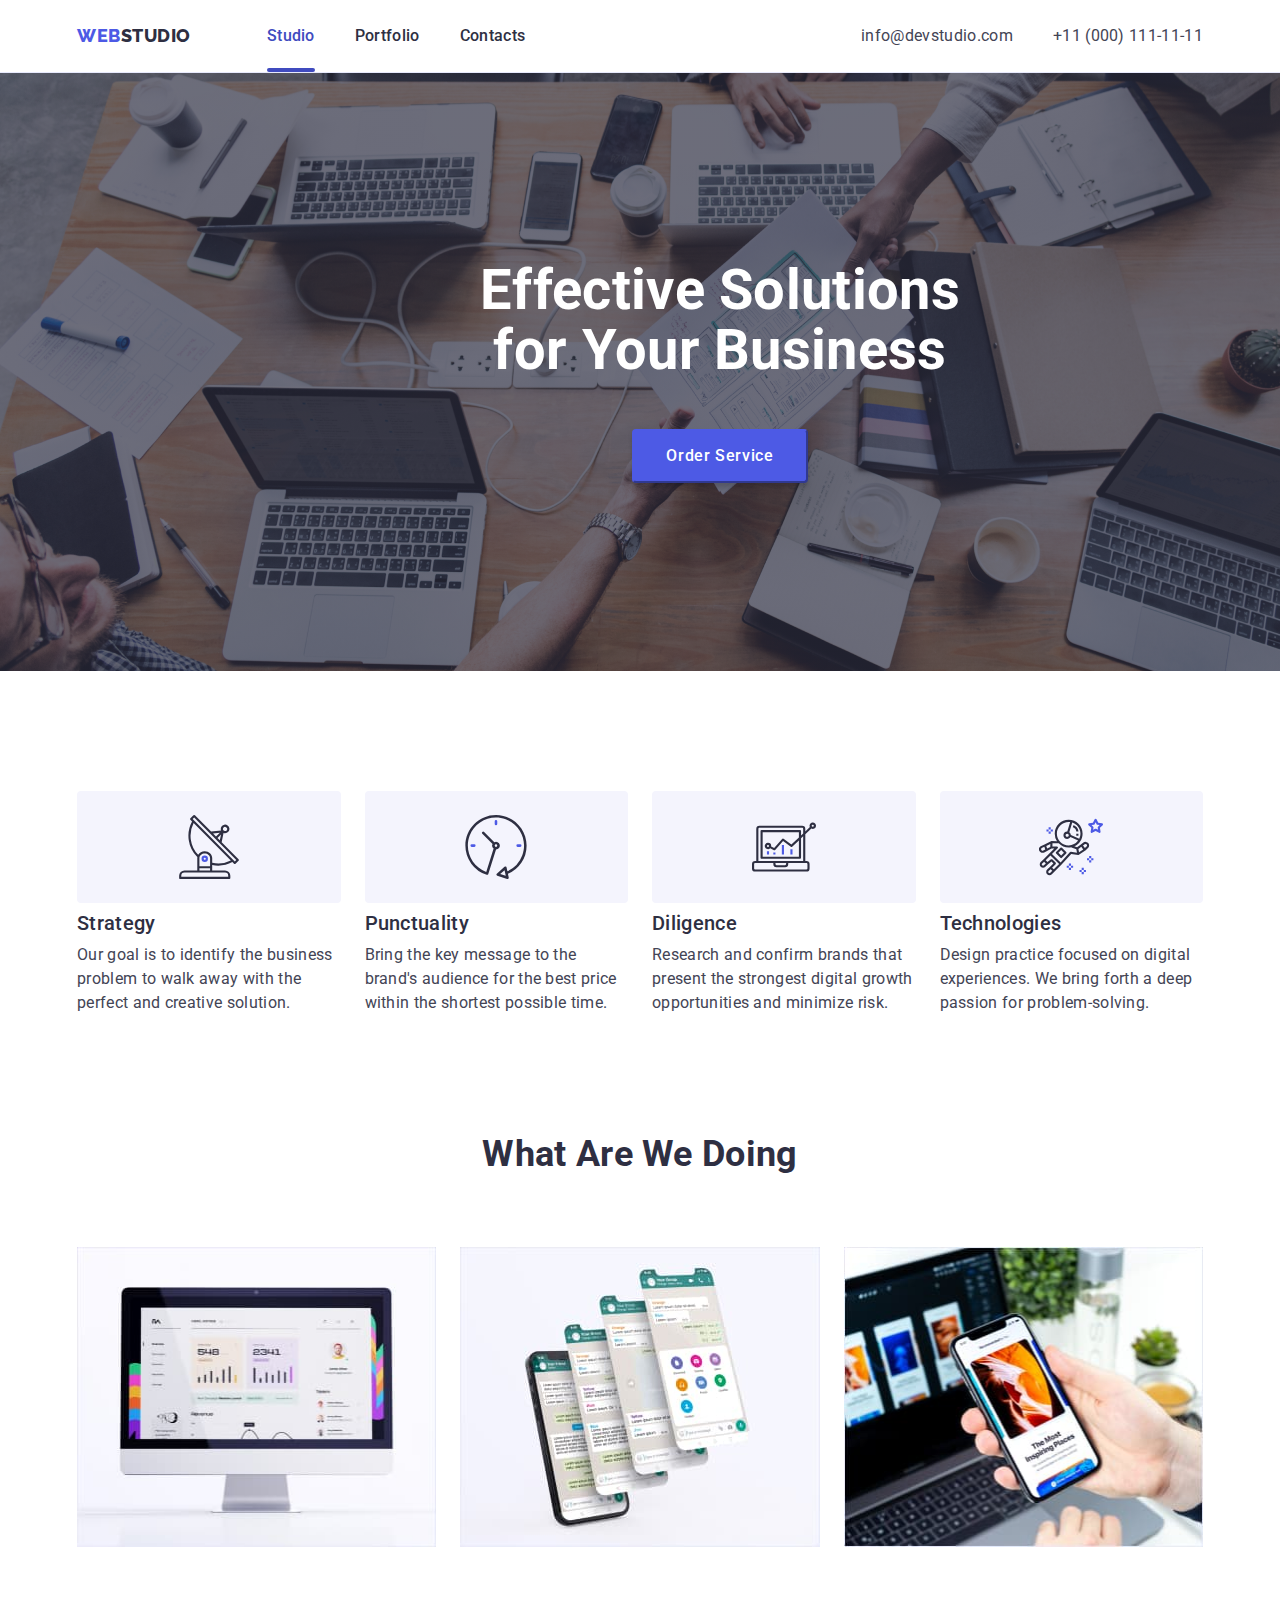
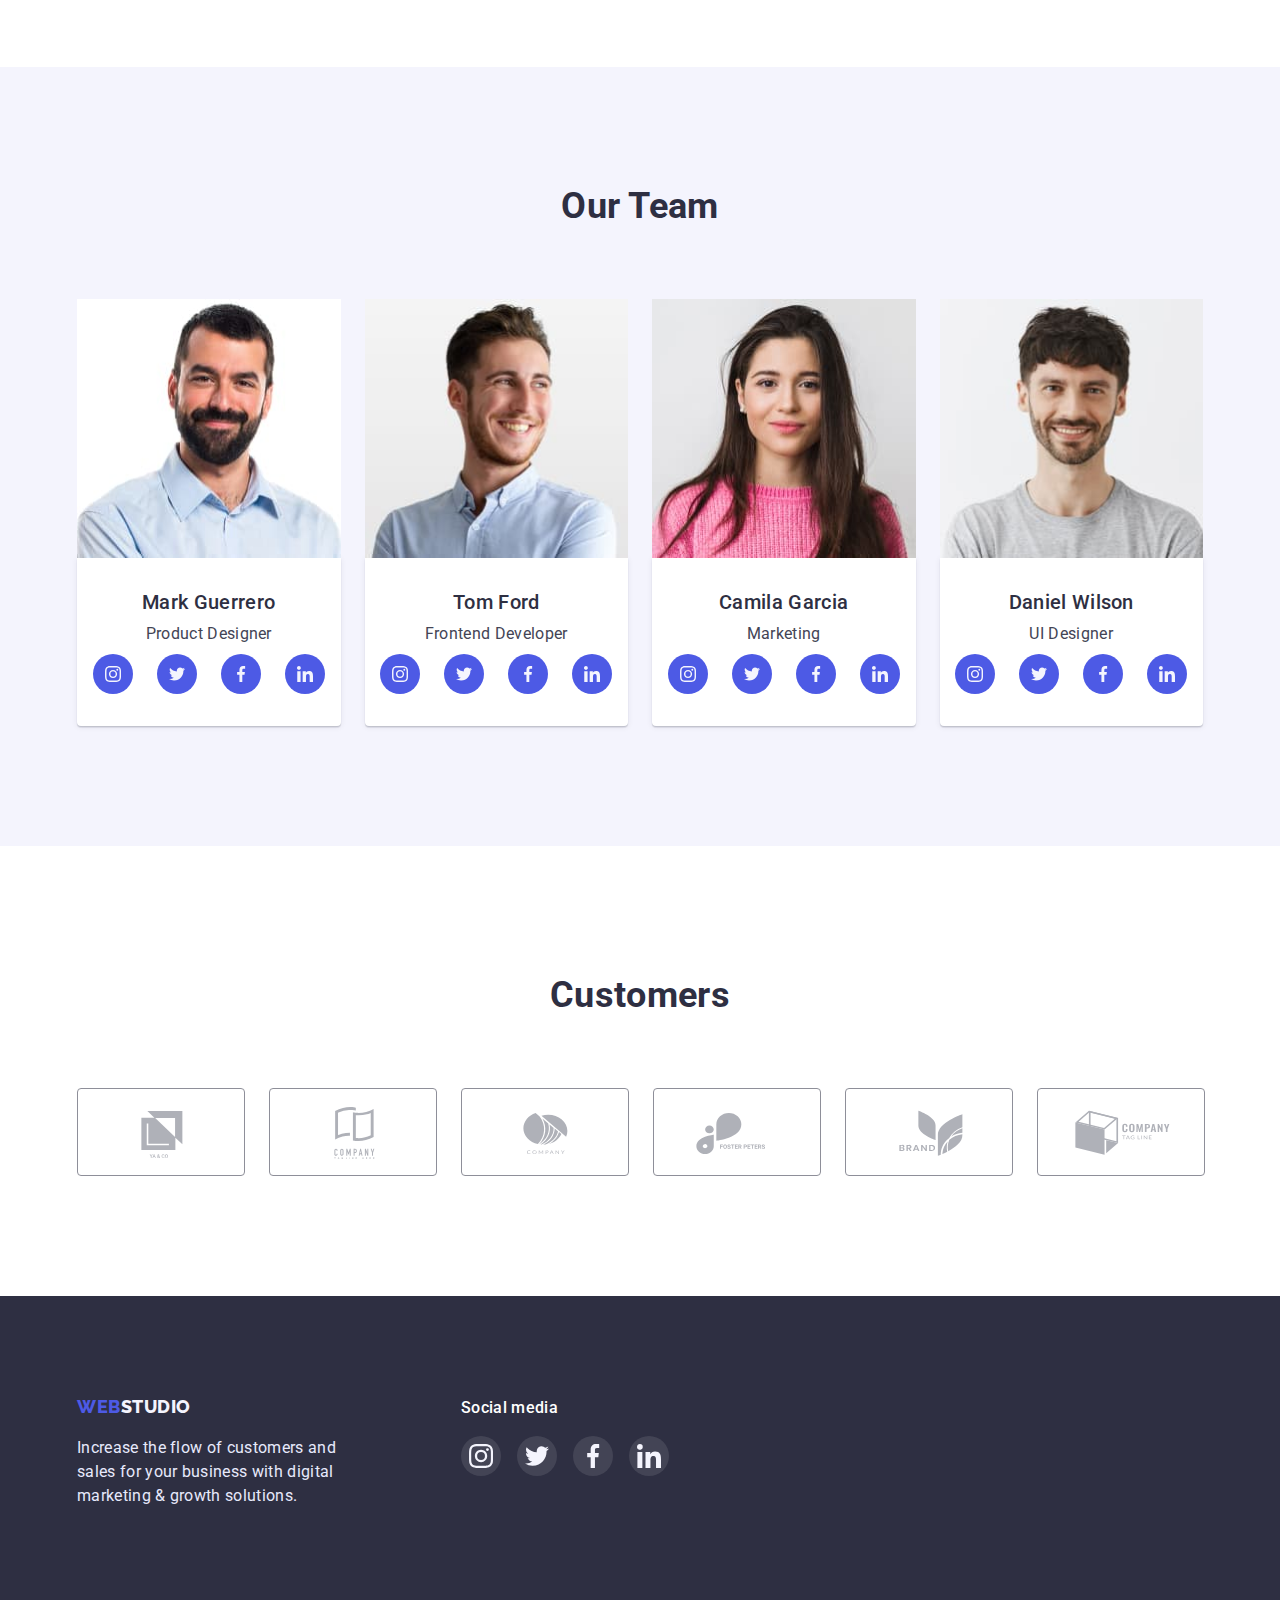
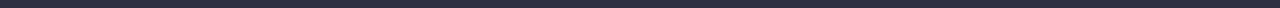
<file: index.html>
<!DOCTYPE html>
<html lang="en">
  <head>
    <meta charset="UTF-8" />
    <meta http-equiv="X-UA-Compatible" content="IE=edge" />
    <meta name="viewport" content="width=device-width, initial-scale=1.0" />
    <link rel="preconnect" href="https://fonts.googleapis.com" />
    <link rel="preconnect" href="https://fonts.gstatic.com" crossorigin />
    <link
      rel="stylesheet"
      href="https://cdn.jsdelivr.net/npm/modern-normalize@1.1.0/modern-normalize.min.css"
    />
    <link
      href="https://fonts.googleapis.com/css2?family=Raleway:wght@800&family=Roboto:wght@400;500;700;900&display=swap"
      rel="stylesheet"
    />
    <link rel="stylesheet" href="./css/styles.css" />
    <title>Studio</title>
  </head>
  <body>
    <header class="header">
      <div class="container page-header-container">
        <nav class="nav">
          <a class="logo link" href="./index.html"><span>Web</span>Studio</a>
          <ul class="list">
            <li class="menu-item">
              <a class="menu-link there-is link" href="./index.html">Studio</a>
            </li>
            <li class="menu-item">
              <a class="menu-link link" href="./portfolio.html">Portfolio</a>
            </li>
            <li class="menu-item">
              <a class="menu-link link" href="">Contacts</a>
            </li>
          </ul>
        </nav>
        <address class="adress">
          <ul class="list list-adress">
            <li class="contact-list">
              <a class="adress-contact link" href="mailto:info@devstudio.com"
                >info@devstudio.com</a
              >
            </li>
            <li class="contact-list">
              <a class="adress-contact link" href="tel:+110001111111"
                >+11 (000) 111-11-11</a
              >
            </li>
          </ul>
        </address>
      </div>
    </header>
    <main>
      <section class="section section-hero">
        <div class="container">
          <h1 class="main-title">Effective Solutions for Your Business</h1>
          <button class="hero-modal-btn" type="button" data-modal-open>
            Order Service
          </button>
        </div>
      </section>
      <section class="section section-feature">
        <div class="container">
          <h2 class="header-none">feature</h2>
          <ul class="feature list">
            <li class="feature-list">
              <div class="feature-icon">
                <svg width="64" height="64">
                  <use href="./images/icons.svg#icon-antenna"></use>
                </svg>
              </div>
              <h3 class="subtitle">Strategy</h3>
              <p class="text-description">
                Our goal is to identify the business problem to walk away with
                the perfect and creative solution.
              </p>
            </li>

            <li class="feature-list">
              <div class="feature-icon">
                <svg width="64" height="64">
                  <use href="./images/icons.svg#icon-clock"></use>
                </svg>
              </div>
              <h3 class="subtitle">Punctuality</h3>
              <p class="text-description">
                Bring the key message to the brand's audience for the best price
                within the shortest possible time.
              </p>
            </li>
            <li class="feature-list">
              <div class="feature-icon">
                <svg width="64" height="64">
                  <use href="./images/icons.svg#icon-diagram"></use>
                </svg>
              </div>
              <h3 class="subtitle">Diligence</h3>
              <p class="text-description">
                Research and confirm brands that present the strongest digital
                growth opportunities and minimize risk.
              </p>
            </li>
            <li class="feature-list">
              <div class="feature-icon">
                <svg width="64" height="64">
                  <use href="./images/icons.svg#icon-astronaut"></use>
                </svg>
              </div>
              <h3 class="subtitle">Technologies</h3>
              <p class="text-description">
                Design practice focused on digital experiences. We bring forth a
                deep passion for problem-solving.
              </p>
            </li>
          </ul>
        </div>
      </section>
      <section class="section">
        <div class="container">
          <h2 class="suptitle">What are we doing</h2>
          <ul class="what-are-we-doing-list list">
            <li class="what-are-we-doing-list-img">
              <h3 class="header-none">Desktop app</h3>
              <img
                src="./images/what_are_we_doing/monoblock.jpg"
                alt="monoblock"
              />
            </li>
            <li class="what-are-we-doing-list-img">
              <h3 class="header-none">Mobile app</h3>
              <img src="./images/what_are_we_doing/phone.jpg" alt="phone" />
            </li>
            <li class="what-are-we-doing-list-img">
              <h3 class="header-none">Inspire</h3>
              <img src="./images/what_are_we_doing/inspire.jpg" alt="inspire" />
            </li>
          </ul>
        </div>
      </section>
      <section class="section-our-team section">
        <div class="container">
          <h2 class="suptitle">Our Team</h2>
          <ul class="team-list list">
            <li class="team-list-card">
              <img
                class="card-photo"
                src="./images/our_team/mark_guerrero.jpg"
                alt="photo_mark_guerrero"
                width="264"
                height="260"
              />
              <div class="card-suptitle">
                <h3 class="card-suptitle-name">Mark Guerrero</h3>
                <p class="card-job-title">Product Designer</p>
                <ul class="social-list list">
                  <li>
                    <a class="social-list-link" href="">
                      <svg class="social-list-icon" width="16" height="16">
                        <use href="./images/icons.svg#instagram"></use>
                      </svg>
                    </a>
                  </li>
                  <li>
                    <a class="social-list-link" href="">
                      <svg class="social-list-icon" width="16" height="16">
                        <use href="./images/icons.svg#twitter"></use>
                      </svg>
                    </a>
                  </li>
                  <li>
                    <a class="social-list-link" href="">
                      <svg class="social-list-icon" width="16" height="16">
                        <use href="./images/icons.svg#facebook"></use>
                      </svg>
                    </a>
                  </li>
                  <li>
                    <a class="social-list-link" href="">
                      <svg class="social-list-icon" width="16" height="16">
                        <use href="./images/icons.svg#linkedin"></use>
                      </svg>
                    </a>
                  </li>
                </ul>
              </div>
            </li>
            <li class="team-list-card">
              <img
                class="card-photo"
                src="./images/our_team/tom_ford.jpg"
                alt="photo_tom_ford.jpg"
                width="264"
                height="260"
              />
              <div class="card-suptitle">
                <h3 class="card-suptitle-name">Tom Ford</h3>
                <p class="card-job-title">Frontend Developer</p>
                <ul class="social-list list">
                  <li>
                    <a class="social-list-link" href="">
                      <svg class="social-list-icon" width="16" height="16">
                        <use href="./images/icons.svg#instagram"></use>
                      </svg>
                    </a>
                  </li>
                  <li>
                    <a class="social-list-link" href="">
                      <svg class="social-list-icon" width="16" height="16">
                        <use href="./images/icons.svg#twitter"></use>
                      </svg>
                    </a>
                  </li>
                  <li>
                    <a class="social-list-link" href="">
                      <svg class="social-list-icon" width="16" height="16">
                        <use href="./images/icons.svg#facebook"></use>
                      </svg>
                    </a>
                  </li>
                  <li>
                    <a class="social-list-link" href="">
                      <svg class="social-list-icon" width="16" height="16">
                        <use href="./images/icons.svg#linkedin"></use>
                      </svg>
                    </a>
                  </li>
                </ul>
              </div>
            </li>
            <li class="team-list-card">
              <img
                class="card-photo"
                src="./images/our_team/camila_garcia.jpg"
                alt="photo_camila_garcia"
                width="264"
                height="260"
              />
              <div class="card-suptitle">
                <h3 class="card-suptitle-name">Camila Garcia</h3>
                <p class="card-job-title">Marketing</p>
                <ul class="social-list list">
                  <li>
                    <a class="social-list-link" href="">
                      <svg class="social-list-icon" width="16" height="16">
                        <use href="./images/icons.svg#instagram"></use>
                      </svg>
                    </a>
                  </li>
                  <li>
                    <a class="social-list-link" href="">
                      <svg class="social-list-icon" width="16" height="16">
                        <use href="./images/icons.svg#twitter"></use>
                      </svg>
                    </a>
                  </li>
                  <li>
                    <a class="social-list-link" href="">
                      <svg class="social-list-icon" width="16" height="16">
                        <use href="./images/icons.svg#facebook"></use>
                      </svg>
                    </a>
                  </li>
                  <li>
                    <a class="social-list-link" href="">
                      <svg class="social-list-icon" width="16" height="16">
                        <use href="./images/icons.svg#linkedin"></use>
                      </svg>
                    </a>
                  </li>
                </ul>
              </div>
            </li>
            <li class="team-list-card">
              <img
                class="card-photo"
                src="./images/our_team/daniel_wilson.jpg"
                alt="photo_daniel_wilson"
                width="264"
                height="260"
              />
              <div class="card-suptitle">
                <h3 class="card-suptitle-name">Daniel Wilson</h3>
                <p class="card-job-title">UI Designer</p>
                <ul class="social-list list">
                  <li>
                    <a class="social-list-link" href="">
                      <svg class="social-list-icon" width="16" height="16">
                        <use href="./images/icons.svg#instagram"></use>
                      </svg>
                    </a>
                  </li>
                  <li>
                    <a class="social-list-link" href="">
                      <svg class="social-list-icon" width="16" height="16">
                        <use href="./images/icons.svg#twitter"></use>
                      </svg>
                    </a>
                  </li>
                  <li>
                    <a class="social-list-link" href="">
                      <svg class="social-list-icon" width="16" height="16">
                        <use href="./images/icons.svg#facebook"></use>
                      </svg>
                    </a>
                  </li>
                  <li>
                    <a class="social-list-link" href="">
                      <svg class="social-list-icon" width="16" height="16">
                        <use href="./images/icons.svg#linkedin"></use>
                      </svg>
                    </a>
                  </li>
                </ul>
              </div>
            </li>
          </ul>
        </div>
      </section>
      <section class="section section-customers">
        <div class="container">
          <h2 class="suptitle">Customers</h2>
          <ul class="customers-list list">
            <li class="client">
              <a class="client-link" href="">
                <svg class="client-icon" width="104" height="56">
                  <use href="./images/icons.svg#ya-co"></use>
                </svg>
              </a>
            </li>
            <li class="client">
              <a class="client-link" href="">
                <svg class="client-icon" width="104" height="56">
                  <use href="./images/icons.svg#company-tag-line-here"></use>
                </svg>
              </a>
            </li>
            <li class="client">
              <a class="client-link" href="">
                <svg class="client-icon" width="104" height="56">
                  <use href="./images/icons.svg#company"></use>
                </svg>
              </a>
            </li>
            <li class="client">
              <a class="client-link" href="">
                <svg class="client-icon" width="104" height="56">
                  <use href="./images/icons.svg#foster-peters"></use>
                </svg>
              </a>
            </li>
            <li class="client">
              <a class="client-link" href="">
                <svg class="client-icon" width="104" height="56">
                  <use href="./images/icons.svg#brand"></use>
                </svg>
              </a>
            </li>
            <li class="client">
              <a class="client-link" href="">
                <svg class="client-icon" width="104" height="56">
                  <use href="./images/icons.svg#company-tag-line"></use>
                </svg>
              </a>
            </li>
          </ul>
        </div>
      </section>
    </main>
    <footer class="footer">
      <div class="footer-container container">
        <div class="footer-text">
          <a class="footer-logo logo link" href="./index.html"
            ><span>Web</span>Studio</a
          >
          <p class="footer-description">
            Increase the flow of customers and sales for your business with
            digital marketing & growth solutions.
          </p>
        </div>
        <div class="footer-social-media">
          <p class="footer-social-media-text">Social media</p>
          <ul class="footer-social-list list">
            <li>
              <a class="footer-social-list-link social-list-link" href="">
                <svg class="social-list-icon" width="24" height="24">
                  <use href="./images/icons.svg#instagram"></use>
                </svg>
              </a>
            </li>
            <li>
              <a class="footer-social-list-link social-list-link" href="">
                <svg class="social-list-icon" width="24" height="24">
                  <use href="./images/icons.svg#twitter"></use>
                </svg>
              </a>
            </li>
            <li>
              <a class="footer-social-list-link social-list-link" href="">
                <svg class="social-list-icon" width="24" height="24">
                  <use href="./images/icons.svg#facebook"></use>
                </svg>
              </a>
            </li>
            <li>
              <a class="footer-social-list-link social-list-link" href="">
                <svg class="social-list-icon" width="24" height="24">
                  <use href="./images/icons.svg#linkedin"></use>
                </svg>
              </a>
            </li>
          </ul>
        </div>
      </div>
    </footer>
    <div class="backdrop is-hidden" data-modal>
      <div class="modal">
        <button class="modal-close-btn" type="button" data-modal-close>
          <svg class="modal-close-btn-icon" width="8" height="8">
            <use href="./images/icons.svg#close-modal"></use>
          </svg>
        </button>
      </div>
    </div>
    <script src="./js/modal.js"></script>
  </body>
</html>
</file>
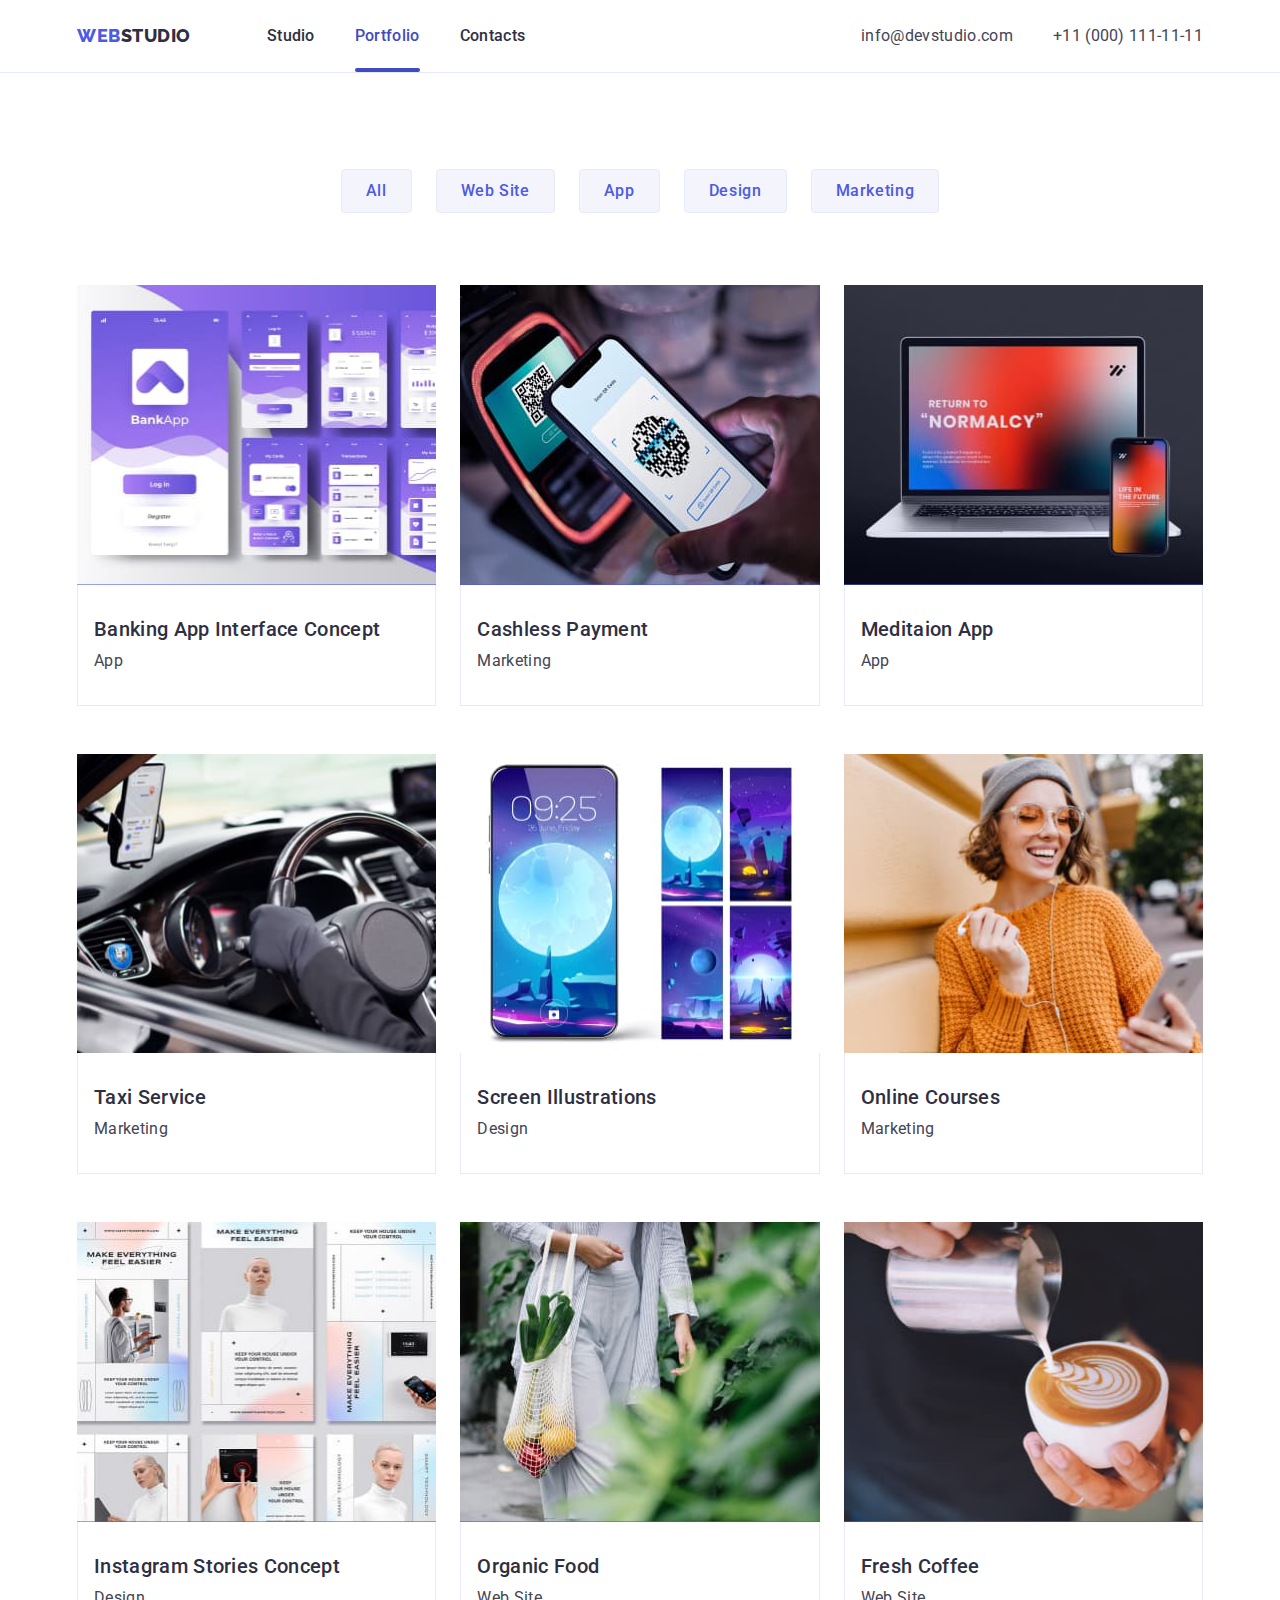
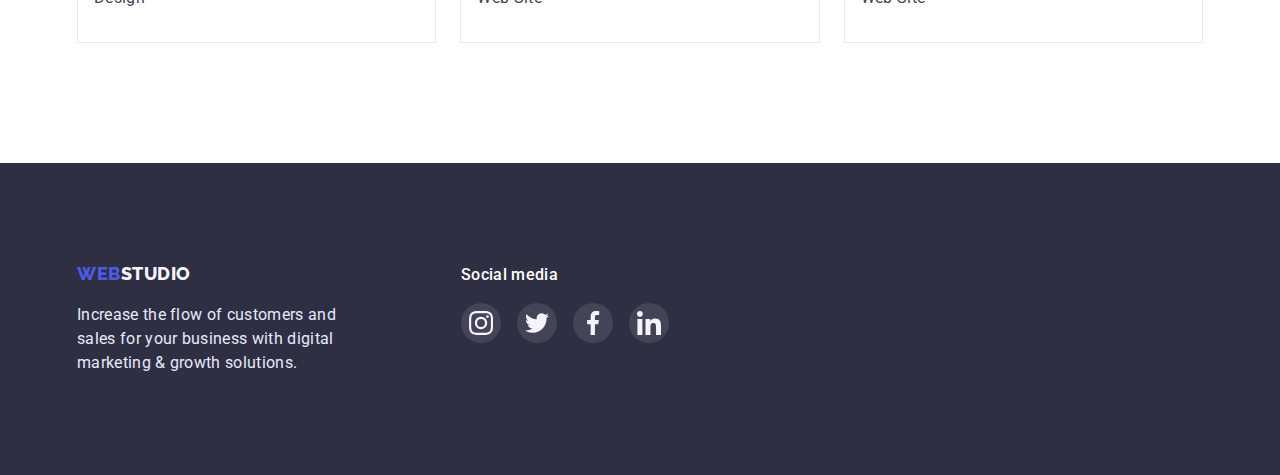
<file: portfolio.html>
<!DOCTYPE html>
<html lang="en">
  <head>
    <meta charset="UTF-8" />
    <meta http-equiv="X-UA-Compatible" content="IE=edge" />
    <meta name="viewport" content="width=device-width, initial-scale=1.0" />
    <link rel="preconnect" href="https://fonts.googleapis.com" />
    <link rel="preconnect" href="https://fonts.gstatic.com" crossorigin />
    <link
      rel="stylesheet"
      href="https://cdn.jsdelivr.net/npm/modern-normalize@1.1.0/modern-normalize.min.css"
    />
    <link
      href="https://fonts.googleapis.com/css2?family=Raleway:wght@800&family=Roboto:wght@400;500;700;900&display=swap"
      rel="stylesheet"
    />
    <link rel="stylesheet" href="./css/styles.css" />
    <title>Portfolio</title>
  </head>
  <body>
    <header class="header">
      <div class="container page-header-container">
        <nav class="nav">
          <a class="logo link" href="./index.html"><span>Web</span>Studio</a>
          <ul class="list">
            <li class="menu-item">
              <a class="menu-link link" href="./index.html">Studio</a>
            </li>
            <li class="menu-item">
              <a class="menu-link there-is link" href="./portfolio.html"
                >Portfolio</a
              >
            </li>
            <li class="menu-item">
              <a class="menu-link link" href="">Contacts</a>
            </li>
          </ul>
        </nav>
        <address class="adress">
          <ul class="list list-adress">
            <li class="contact-list">
              <a class="adress-contact link" href="mailto:info@devstudio.com"
                >info@devstudio.com</a
              >
            </li>
            <li class="contact-list">
              <a class="adress-contact link" href="tel:+110001111111"
                >+11 (000) 111-11-11</a
              >
            </li>
          </ul>
        </address>
      </div>
    </header>
    <main>
      <section class="section section-projects">
        <div class="container">
          <h1 class="header-none">projects</h1>
          <ul class="filter-list list">
            <li class="filter-list-btn">
              <button class="filter-btn" type="button">All</button>
            </li>
            <li class="filter-list-btn">
              <button class="filter-btn" type="button">Web Site</button>
            </li>
            <li class="filter-list-btn">
              <button class="filter-btn" type="button">App</button>
            </li>
            <li class="filter-list-btn">
              <button class="filter-btn" type="button">Design</button>
            </li>
            <li class="filter-list-btn">
              <button class="filter-btn" type="button">Marketing</button>
            </li>
          </ul>
          <ul class="project-card-list list">
            <li class="project-card">
              <a class="project-card-link link" href="">
                <div class="project-card-img-wrapper">
                  <img
                    class="project-img"
                    src="./images/portfolio/banking-app.jpg"
                    alt="banking-app"
                    width="360"
                    height="300"
                  />
                  <p class="overlay text-description">
                    14 Stylish and User-Friendly App Design Concepts · Task
                    Manager App · Calorie Tracker App · Exotic Fruit Ecommerce
                    App · Cloud Storage App
                  </p>
                </div>
                <div class="project-subtitle">
                  <h2 class="subtitle">Banking App Interface Concept</h2>
                  <p class="text-description">App</p>
                </div>
              </a>
            </li>
            <li class="project-card">
              <a class="project-card-link link" href="">
                <div class="project-card-img-wrapper">
                  <img
                    src="./images/portfolio/cashless-payment.jpg"
                    alt="cashless-payment"
                    width="360"
                    height="300"
                  />
                  <p class="overlay text-description">
                    14 Stylish and User-Friendly App Design Concepts · Task
                    Manager App · Calorie Tracker App · Exotic Fruit Ecommerce
                    App · Cloud Storage App
                  </p>
                </div>
                <div class="project-subtitle">
                  <h2 class="subtitle">Cashless Payment</h2>
                  <p class="text-description">Marketing</p>
                </div>
              </a>
            </li>
            <li class="project-card">
              <a class="project-card-link link" href="">
                <div class="project-card-img-wrapper">
                  <img
                    src="./images/portfolio/meditaion-app.jpg"
                    alt="meditaion-app"
                    width="360"
                    height="300"
                  />
                  <p class="overlay text-description">
                    14 Stylish and User-Friendly App Design Concepts · Task
                    Manager App · Calorie Tracker App · Exotic Fruit Ecommerce
                    App · Cloud Storage App
                  </p>
                </div>
                <div class="project-subtitle">
                  <h2 class="subtitle">Meditaion App</h2>
                  <p class="text-description">App</p>
                </div>
              </a>
            </li>
            <li class="project-card">
              <a class="project-card-link link" href="">
                <div class="project-card-img-wrapper">
                  <img
                    src="./images/portfolio/taxi-service.jpg"
                    alt="taxi-service"
                    width="360"
                    height="300"
                  />
                  <p class="overlay text-description">
                    14 Stylish and User-Friendly App Design Concepts · Task
                    Manager App · Calorie Tracker App · Exotic Fruit Ecommerce
                    App · Cloud Storage App
                  </p>
                </div>
                <div class="project-subtitle">
                  <h2 class="subtitle">Taxi Service</h2>
                  <p class="text-description">Marketing</p>
                </div>
              </a>
            </li>
            <li class="project-card">
              <a class="project-card-link link" href="">
                <div class="project-card-img-wrapper">
                  <img
                    src="./images/portfolio/screen-illustrations.jpg"
                    alt="screen-illustrations"
                    width="360"
                    height="300"
                  />
                  <p class="overlay text-description">
                    14 Stylish and User-Friendly App Design Concepts · Task
                    Manager App · Calorie Tracker App · Exotic Fruit Ecommerce
                    App · Cloud Storage App
                  </p>
                </div>
                <div class="project-subtitle">
                  <h2 class="subtitle">Screen Illustrations</h2>
                  <p class="text-description">Design</p>
                </div>
              </a>
            </li>
            <li class="project-card">
              <a class="project-card-link link" href="">
                <div class="project-card-img-wrapper">
                  <img
                    src="./images/portfolio/online-courses.jpg"
                    alt="online-courses"
                    width="360"
                    height="300"
                  />
                  <p class="overlay text-description">
                    14 Stylish and User-Friendly App Design Concepts · Task
                    Manager App · Calorie Tracker App · Exotic Fruit Ecommerce
                    App · Cloud Storage App
                  </p>
                </div>
                <div class="project-subtitle">
                  <h2 class="subtitle">Online Courses</h2>
                  <p class="text-description">Marketing</p>
                </div>
              </a>
            </li>
            <li class="project-card">
              <a class="project-card-link link" href="">
                <div class="project-card-img-wrapper">
                  <img
                    src="./images/portfolio/instagram-design.jpg"
                    alt="instagram-design"
                    width="360"
                    height="300"
                  />
                  <p class="overlay text-description">
                    14 Stylish and User-Friendly App Design Concepts · Task
                    Manager App · Calorie Tracker App · Exotic Fruit Ecommerce
                    App · Cloud Storage App
                  </p>
                </div>
                <div class="project-subtitle">
                  <h2 class="subtitle">Instagram Stories Concept</h2>
                  <p class="text-description">Design</p>
                </div>
              </a>
            </li>
            <li class="project-card">
              <a class="project-card-link link" href="">
                <div class="project-card-img-wrapper">
                  <img
                    src="./images/portfolio/organic-food.jpg"
                    alt="organic-food"
                    width="360"
                    height="300"
                  />
                  <p class="overlay text-description">
                    14 Stylish and User-Friendly App Design Concepts · Task
                    Manager App · Calorie Tracker App · Exotic Fruit Ecommerce
                    App · Cloud Storage App
                  </p>
                </div>
                <div class="project-subtitle">
                  <h2 class="subtitle">Organic Food</h2>
                  <p class="text-description">Web Site</p>
                </div>
              </a>
            </li>
            <li class="project-card">
              <a class="project-card-link link" href="">
                <div class="project-card-img-wrapper">
                  <img
                    src="./images/portfolio/coffee.jpg"
                    alt="coffee"
                    width="360"
                    height="300"
                  />
                  <p class="overlay text-description">
                    14 Stylish and User-Friendly App Design Concepts · Task
                    Manager App · Calorie Tracker App · Exotic Fruit Ecommerce
                    App · Cloud Storage App
                  </p>
                </div>
                <div class="project-subtitle">
                  <h2 class="subtitle">Fresh Coffee</h2>
                  <p class="text-description">Web Site</p>
                </div>
              </a>
            </li>
          </ul>
        </div>
      </section>
    </main>
    <footer class="footer">
      <div class="footer-container container">
        <div class="footer-text">
          <a class="footer-logo logo link" href="./index.html"
            ><span>Web</span>Studio</a
          >
          <p class="footer-description">
            Increase the flow of customers and sales for your business with
            digital marketing & growth solutions.
          </p>
        </div>
        <div class="footer-social-media">
          <p class="footer-social-media-text">Social media</p>
          <ul class="footer-social-list list">
            <li>
              <a class="footer-social-list-link social-list-link" href="">
                <svg class="social-list-icon" width="24" height="24">
                  <use href="./images/icons.svg#instagram"></use>
                </svg>
              </a>
            </li>
            <li>
              <a class="footer-social-list-link social-list-link" href="">
                <svg class="social-list-icon" width="24" height="24">
                  <use href="./images/icons.svg#twitter"></use>
                </svg>
              </a>
            </li>
            <li>
              <a class="footer-social-list-link social-list-link" href="">
                <svg class="social-list-icon" width="24" height="24">
                  <use href="./images/icons.svg#facebook"></use>
                </svg>
              </a>
            </li>
            <li>
              <a class="footer-social-list-link social-list-link" href="">
                <svg class="social-list-icon" width="24" height="24">
                  <use href="./images/icons.svg#linkedin"></use>
                </svg>
              </a>
            </li>
          </ul>
        </div>
      </div>
    </footer>
  </body>
</html>
</file>
<file: css/styles.css>
:root {
  --primary-accent-color: #404bbf;
  --secondary-accent-color: #ffffff;
  --primary-background-color: #2e2f42;
  --secondary-background-color: #f4f4fd;
  --other-background-color: #ffffff;
  --overlay-background-color: #4d5ae5;
  --overlay-text-color: #f4f4fd;
  --primary-text-color: #2e2f42;
  --secondary-text-color: #434455;
  --other-text-color: #e7e9fc;
  --hero-text-color: #ffffff;
  --border-color: #e7e9fc;
  --other-border-color: rgba(0, 0, 0, 0.1);
  --button-color: #4d5ae5;
  --button-color-text: #4d5ae5;
  --other-button-color-text: #ffffff;
  --footer-primary-logo-color: #f4f4fd;
  --footer-secondary-logo-color: #4d5ae5;
  --header-primary-logo-color: #2e2f42;
  --header-secondary-logo-color: #4d5ae5;
  --icon-accent-background-color: #404bbf;
  --icon-background-color: #4d5ae5;
  --icon-company-background-color: #afb1b8;
  --icon-accent-company-background-color: #404bbf;
  --icon-border-color: #8e8f99;
  --icon-color: #f4f4fd;
  --other-icon-color: #000000;
  --footer-text-color: #ffffff;
  --footer-social-list-link-color: rgba(255, 255, 255, 0.1);
  --footer-accent-social-list-link-color: #31d0aa;
  --modal-window-background-color: #fcfcfc;
  --modal-button-background-color: #e7e9fc;
  --modal-button-icon-accent-color: #ffffff;
  --backdrop-color: rgba(46, 47, 66, 0.4);
  --transition-duration-and-func: 250ms cubic-bezier(0.4, 0, 0.2, 1);
}

/* ========СБРОС=СТИЛЕЙ======== */

h1,
h2,
h3,
h4,
p {
  margin-top: 0;
  margin-bottom: 0;
}

ul {
  margin-top: 0;
  margin-bottom: 0;
  padding-left: 0;
}

img {
  display: block;
  width: 100%;
  height: auto;
}

button {
  cursor: pointer;
}

/* =======СБРОС=СТИЛЕЙ=END======= */

.list {
  /* убирает точки для списков */
  list-style: none;
  display: flex;
  /* надо ли align-items: center???? */
  align-items: center;
}

.link {
  /* убирает подчеркивание ссылок */
  text-decoration: none;
}

.link:hover,
.link:focus {
  text-decoration: none;
}

.header-none {
  /* скрывает заголовки */
  position: fixed;
  transform: scale(0);
}

body {
  /* общий стиль */
  font-family: 'Roboto', sans-serif;
  font-size: 16px;
  line-height: 1.5;
  letter-spacing: 0.02em;
  color: var(--primary-text-color);
}

.container {
  width: 1158px;
  margin-left: auto;
  margin-right: auto;
  padding-left: 16px;
  padding-right: 16px;
}

/* ==========HEADER========== */
.header {
  background: var(--other-background-color);
  border-bottom: 1px solid var(--border-color);
}

.page-header-container {
  display: flex;
  /* надо ли align-items: center???? */
  align-items: center;
  justify-content: space-between;
  /* или же можно использовать margin-left: auto; */
  padding-top: 24px;
  padding-bottom: 24px;
}

.nav {
  display: flex;
  /* надо ли align-items: center???? */
  align-items: center;
}

.logo {
  font-family: 'Raleway', sans-serif;
  font-weight: 800;
  font-size: 18px;
  line-height: 1.33;
  letter-spacing: 0.03em;
  text-transform: uppercase;
  color: var(--header-primary-logo-color);
  margin-right: 76px;
}

.logo > span {
  color: var(--header-secondary-logo-color);
}

.menu-item {
  position: relative;
}

.menu-item:not(:last-child) {
  margin-right: 40px;
}

.menu-link {
  font-weight: 500;
  color: inherit;
  transition: color var(--transition-duration-and-func);
}

.there-is {
  color: var(--primary-accent-color);
}

.menu-link.there-is::after {
  position: absolute;
  content: '';
  width: 100%;
  height: 4px;
  top: 20px;
  left: 0;
  bottom: 0;
  display: block;
  background-color: var(--primary-accent-color);
  border-radius: 2px;
  margin-top: 24px;
}

.menu-link:hover,
.menu-link:focus {
  color: var(--primary-accent-color);
  transition: visibility var(--transition-duration-and-func);
}

.adress {
  font-style: normal;
}

.list-adress {
  display: flex;
}

.adress-contact {
  color: var(--secondary-text-color);
  transition: color var(--transition-duration-and-func);
}

.adress-contact:hover,
.adress-contact:focus {
  color: var(--primary-accent-color);
}

.contact-list:not(:first-child) {
  margin-left: 40px;
  margin-right: 0;
}

/* ==========HEADER=END========== */

/* ==========MAIN========== */

.section {
  padding-top: 120px;
  padding-bottom: 120px;
}

.section-hero {
  /* для скции hero */
  padding-top: 188px;
  padding-bottom: 188px;
  background: linear-gradient(rgba(46, 47, 66, 0.7), rgba(46, 47, 66, 0.7)),
    url(../images/background/people-office.jpg);
  width: 1440px;
  margin-left: auto;
  margin-right: auto;
  background-position: center;
  background-repeat: no-repeat;
  background-size: cover;
}

.section-feature {
  padding-bottom: 0;
}

.main-title {
  /* заголовок h1 */
  font-size: 56px;
  line-height: 1.07;
  text-align: center;
  color: var(--hero-text-color);
  width: 496px;
  margin-bottom: 48px;
  margin-left: auto;
  margin-right: auto;
}

.hero-modal-btn {
  display: block;
  padding: 16px 32px;
  margin-right: auto;
  margin-left: auto;
  background: var(--button-color);
  box-shadow: 0px 4px 4px rgba(0, 0, 0, 0.15);
  border-radius: 4px;
  border-color: var(--button-color);
  /* после этого описываем текст внутри кнопки */
  font-family: inherit;
  font-weight: 500;
  letter-spacing: 0.04em;
  color: var(--other-button-color-text);
  transition: background var(--transition-duration-and-func),
    border-color var(--transition-duration-and-func),
    box-shadow var(--transition-duration-and-func);
}

.hero-modal-btn:hover,
.hero-modal-btn:focus {
  background: var(--primary-accent-color);
  border-color: var(--primary-accent-color);
  box-shadow: 0px 4px 4px rgba(0, 0, 0, 0.15);
}

.feature {
  align-items: baseline;
  gap: 24px;
}

.feature-list {
  width: 264px;
}

.feature-icon {
  display: flex;
  height: 112px;
  justify-content: center;
  align-items: center;
  background: #f4f4fd;
  border-radius: 4px;
  margin-bottom: 8px;
}

.subtitle {
  font-weight: 500;
  font-size: 20px;
  line-height: 1.2;
  color: var(--primary-text-color);
  margin-bottom: 8px;
}

.text-description {
  color: var(--secondary-text-color);
}

.suptitle {
  font-size: 36px;
  line-height: 1.11;
  text-align: center;
  text-transform: capitalize;
  margin-bottom: 72px;
}

.what-are-we-doing-list {
  gap: 24px;
}

.what-are-we-doing-list-img {
  flex-basis: calc((100% - 48px) / 3);
}

.section-our-team {
  background-color: var(--secondary-background-color);
}

.team-list {
  align-items: baseline;
  gap: 24px;
}

.team-list-card {
  flex-basis: calc((100% - 72px) / 4);
}

.card-suptitle {
  word-break: break-all;
  padding-top: 32px;
  padding-bottom: 32px;
  background: var(--other-background-color);
  box-shadow: 0px 1px 6px rgba(46, 47, 66, 0.08),
    0px 1px 1px rgba(46, 47, 66, 0.16), 0px 2px 1px rgba(46, 47, 66, 0.08);
  border-radius: 0px 0px 4px 4px;
}

.card-suptitle-name {
  font-weight: 500;
  font-size: 20px;
  line-height: 1.2;
  text-align: center;
  margin-bottom: 8px;
}

.card-job-title {
  text-align: center;
  color: var(--secondary-text-color);
  margin-bottom: 8px;
}

.social-list {
  justify-content: center;
  gap: 24px;
}

.social-list-link {
  display: flex;
  justify-content: center;
  align-items: center;
  width: 40px;
  height: 40px;
  border-radius: 50%;
  background-color: var(--icon-background-color);
  transition: background-color var(--transition-duration-and-func);
}

.social-list-link:hover,
.social-list-link:focus {
  background-color: var(--icon-accent-background-color);
}

.social-list-icon {
  fill: var(--icon-color);
}

.section-customers {
  padding-top: 130px;
}

.customers-list {
  gap: 24px;
}

.client-link {
  display: flex;
  justify-content: center;
  align-items: center;
  width: 168px;
  height: 88px;
  border: 1px solid var(--icon-border-color);
  border-radius: 4px;
  fill: var(--icon-company-background-color);
  transition: border-color var(--transition-duration-and-func);
}

.client-icon {
  transition: fill var(--transition-duration-and-func);
}

.client-link:hover,
.client-link:focus {
  border-color: var(--icon-accent-company-background-color);
}

.client-link:hover .client-icon,
.client-link:focus .client-icon {
  /* це треба, щоб змінювати колір іконок при наведенні на посилання */
  fill: var(--icon-accent-company-background-color);
}

.client {
  flex-basis: calc((100% - 120px) / 6);
}

.section-projects {
  padding-top: 96px;
}

.filter-list {
  justify-content: center;
  gap: 24px;
}

.filter-list-btn {
  display: inline;
}

.filter-btn {
  padding: 12px 24px;
  background-color: var(--secondary-background-color);
  border: 1px solid;
  border-color: var(--border-color);
  border-radius: 4px;
  /* после этого описываем текст внутри кнопки */
  font-family: inherit;
  font-style: normal;
  font-weight: 500;
  text-align: center;
  letter-spacing: 0.04em;
  color: var(--button-color-text);
  transition: background-color var(--transition-duration-and-func),
    border-color var(--transition-duration-and-func),
    box-shadow var(--transition-duration-and-func),
    color var(--transition-duration-and-func);
}

.filter-btn:hover,
.filter-btn:focus {
  background-color: var(--primary-accent-color);
  border-color: var(--primary-accent-color);
  box-shadow: 0px 3px 1px rgba(0, 0, 0, 0.1), 0px 2px 1px rgba(0, 0, 0, 0.08),
    0px 2px 2px rgba(0, 0, 0, 0.12);
  /* после этого описываем текст внутри кнопки */
  color: var(--secondary-accent-color);
}

.project-card-list {
  align-items: flex-start;
  flex-wrap: wrap;
  margin-top: 72px;
  column-gap: 24px;
  row-gap: 48px;
}

.project-card {
  flex-basis: calc((100% - 48px) / 3);
}

.project-card-link {
  display: block;
  transition: box-shadow var(--transition-duration-and-func);
}

.project-card-img-wrapper {
  position: relative;
  overflow: hidden;
}

.overlay {
  position: absolute;
  left: 0;
  top: 0;
  width: 100%;
  height: 100%;
  overflow: auto;
  transform: translate(0, 100%);
  transition: transform var(--transition-duration-and-func);
  background-color: var(--overlay-background-color);
  color: var(--overlay-text-color);
  padding-left: 32px;
  padding-right: 32px;
  padding-top: 40px;
}

.project-card-link:hover .overlay,
.project-card-link:focus .overlay {
  box-shadow: 0px 1px 6px rgba(46, 47, 66, 0.08),
    0px 1px 1px rgba(46, 47, 66, 0.16), 0px 2px 1px rgba(46, 47, 66, 0.08);
  transform: translate(0, 0);
}

.project-card-link:hover,
.project-card-link:focus {
  box-shadow: 0px 1px 6px rgba(46, 47, 66, 0.08),
    0px 1px 1px rgba(46, 47, 66, 0.16), 0px 2px 1px rgba(46, 47, 66, 0.08);
}

.project-subtitle {
  border: 1px solid var(--border-color);
  padding-top: 32px;
  padding-bottom: 32px;
  padding-left: 16px;
  border-top: none;
}

/* ==========MAIN=END========== */

/* ==========FOOTER========== */

.footer {
  background: var(--primary-background-color);
  padding-top: 100px;
  padding-bottom: 100px;
}

.footer-container {
  display: flex;
  align-items: baseline;
}

.footer-text {
  width: 264px;
}

.footer-logo {
  font-family: 'Raleway';
  font-style: normal;
  font-weight: 800;
  font-size: 18px;
  line-height: 21px;
  letter-spacing: 0.03em;
  text-transform: uppercase;
  color: var(--footer-primary-logo-color);
}

.footer-logo > span {
  color: var(--footer-secondary-logo-color);
}

.footer-description {
  color: var(--other-text-color);
  margin-top: 16px;
}

.footer-social-media {
  margin-left: 120px;
}

.footer-social-media-text {
  font-weight: 500;
  font-size: 16px;
  line-height: 1.5;
  color: var(--footer-text-color);
  margin-bottom: 16px;
}

.footer-social-list {
  gap: 16px;
}

.footer-social-list-link {
  background-color: var(--footer-social-list-link-color);
  transition: background-color var(--transition-duration-and-func);
}

.footer-social-list-link:hover,
.footer-social-list-link:focus {
  background-color: var(--footer-accent-social-list-link-color);
}

/* ==========FOOTER=END========== */

/* ==========MODAL=WINDOW========== */

.backdrop {
  position: fixed;
  opacity: 1;
  top: 0;
  left: 0;
  z-index: 100;
  width: 100%;
  height: 100%;
  background-color: var(--backdrop-color);
  transition: opacity var(--transition-duration-and-func),
    visibility var(--transition-duration-and-func);
}

.backdrop.is-hidden {
  opacity: 0;
  visibility: hidden;
  pointer-events: none;
}

.modal {
  position: absolute;
  top: 50%;
  left: 50%;
  transform: translate(-50%, -50%) scale(1);
  width: 408px;
  height: 576px;
  background-color: var(--modal-window-background-color);
  box-shadow: 0px 1px 1px rgba(0, 0, 0, 0.14), 0px 1px 3px rgba(0, 0, 0, 0.12),
    0px 2px 1px rgba(0, 0, 0, 0.2);
  border-radius: 4px;
  transition: transform var(--transition-duration-and-func);
}

.modal-close-btn {
  position: absolute;
  top: 24px;
  right: 24px;
  display: flex;
  justify-content: center;
  align-items: center;
  /* потом размеры удалить!!!!!! */
  width: 24px;
  height: 24px;
  background-color: var(--modal-button-background-color);
  border: 1px solid var(--other-border-color);
  border-radius: 50%;
  padding: 0;
  transition: border-color var(--transition-duration-and-func),
    background-color var(--transition-duration-and-func);
}

.modal-close-btn-icon {
  fill: var(--other-icon-color);
  transition: fill var(--transition-duration-and-func);
}

.modal-close-btn:hover,
.modal-close-btn:focus {
  border-color: var(--icon-accent-background-color);
  background-color: var(--icon-accent-background-color);
}

.modal-close-btn:hover .modal-close-btn-icon,
.modal-close-btn:focus .modal-close-btn-icon {
  fill: var(--modal-button-icon-accent-color);
}

/* ==========MODAL=WINDOW=END========== */
</file>
